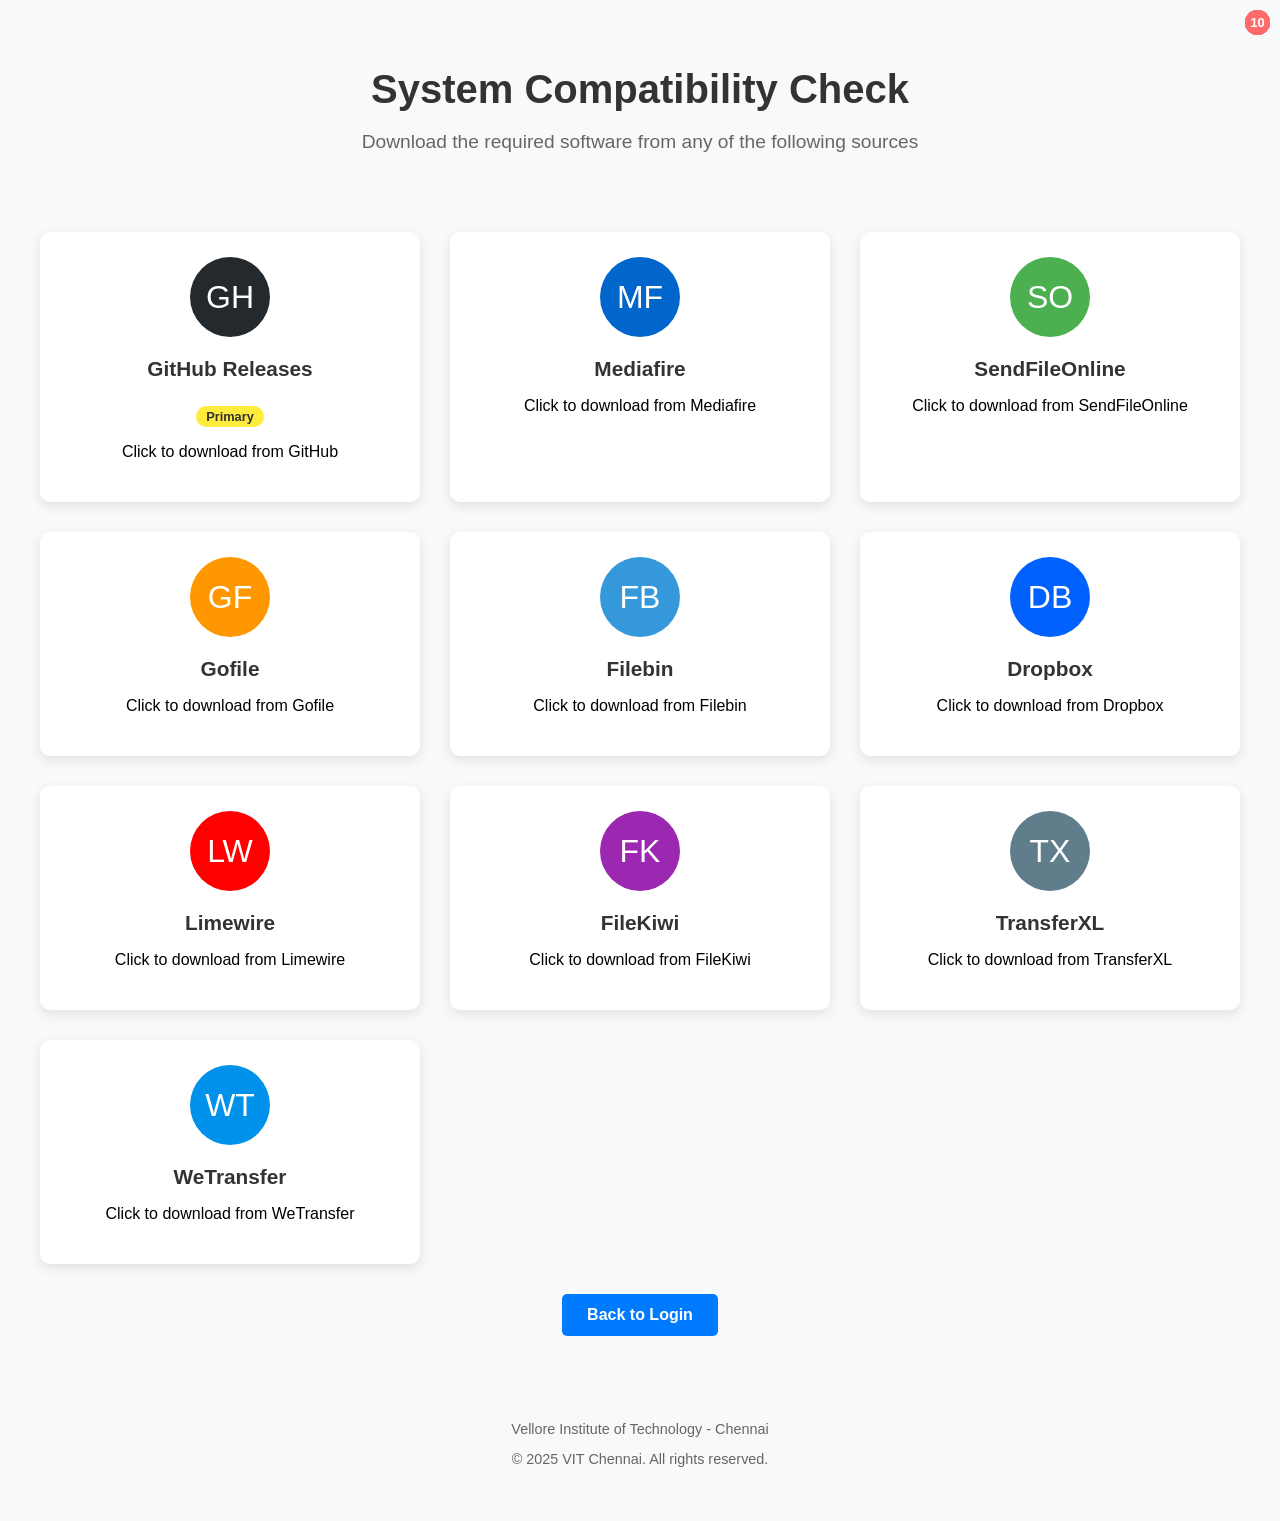
<file: templates/system_check.html>
<!DOCTYPE html>
<html lang="en">
<head>
    <title>System Compatibility Check - VIT Chennai</title>
    <meta charset="utf-8" />
    <meta name="viewport" content="width=device-width, initial-scale=1" />
    <link rel="icon" type="image/x-icon" href="https://vitcolab945.examly.io/assets/favicons/favicon.ico" />
    <base href="/" />
    <meta name="Description" content="System Compatibility Check for VIT Chennai" />
    
    <!-- Importing styles from the main site -->
    <link rel="stylesheet" href="https://vitcolab945.examly.io/styles.6a2a922bbcab964b.css" media="all" />
    <link href="https://images.examly.io/icons2/examly.css" rel="stylesheet" type="text/css" id="customIcons" />
    
    <!-- Custom styles for download links with logos -->
    <style>
        body {
            font-family: -apple-system, BlinkMacSystemFont, "Segoe UI", Roboto, "Helvetica Neue", Arial, sans-serif;
            background-color: #f8f9fa;
            margin: 0;
            padding: 0;
        }
        
        .container {
            max-width: 1200px;
            margin: 0 auto;
            padding: 20px;
        }
        
        .header {
            text-align: center;
            margin-bottom: 40px;
            padding: 20px 0;
        }
        
        .header h1 {
            color: #333;
            font-size: 2.5rem;
            margin-bottom: 10px;
        }
        
        .header p {
            color: #666;
            font-size: 1.2rem;
        }
        
        .download-grid {
            display: grid;
            grid-template-columns: repeat(auto-fill, minmax(300px, 1fr));
            gap: 30px;
            margin-top: 30px;
        }
        
        .download-card {
            background: white;
            border-radius: 10px;
            box-shadow: 0 4px 12px rgba(0, 0, 0, 0.1);
            padding: 25px;
            text-align: center;
            transition: transform 0.3s ease, box-shadow 0.3s ease;
            cursor: pointer;
        }
        
        .download-card:hover {
            transform: translateY(-5px);
            box-shadow: 0 6px 16px rgba(0, 0, 0, 0.15);
        }
        
        .logo {
            width: 80px;
            height: 80px;
            margin: 0 auto 20px;
            background-color: #f0f0f0;
            border-radius: 50%;
            display: flex;
            align-items: center;
            justify-content: center;
            font-size: 2rem;
        }
        
        .logo.github { background-color: #24292e; color: white; }
        .logo.mediafire { background-color: #0066cc; color: white; }
        .logo.sendfileonline { background-color: #4CAF50; color: white; }
        .logo.gofile { background-color: #ff9800; color: white; }
        .logo.dropbox { background-color: #0061ff; color: white; }
        .logo.filebin { background-color: #3498db; color: white; }
        .logo.limewire { background-color: #ff0000; color: white; }
        .logo.filekiwi { background-color: #9c27b0; color: white; }
        .logo.filesmash { background-color: #e91e63; color: white; }
        .logo.wetransfer { background-color: #0091ea; color: white; }
        .logo.transferxl { background-color: #607d8b; color: white; }
        
        .priority {
            position: absolute;
            top: 10px;
            right: 10px;
            background: #ff6b6b;
            color: white;
            width: 25px;
            height: 25px;
            border-radius: 50%;
            display: flex;
            align-items: center;
            justify-content: center;
            font-size: 0.8rem;
            font-weight: bold;
        }
        
        .host-name {
            font-size: 1.3rem;
            font-weight: bold;
            margin-bottom: 15px;
            color: #333;
        }
        
        .primary-tag {
            background: #ffeb3b;
            color: #333;
            padding: 3px 10px;
            border-radius: 20px;
            font-size: 0.8rem;
            font-weight: bold;
            margin-top: 10px;
            display: inline-block;
        }
        
        .back-button {
            display: inline-block;
            margin-top: 30px;
            padding: 12px 25px;
            background-color: #007bff;
            color: white;
            text-decoration: none;
            border-radius: 5px;
            font-weight: bold;
            transition: background-color 0.3s ease;
        }
        
        .back-button:hover {
            background-color: #0056b3;
        }
        
        .footer {
            text-align: center;
            margin-top: 50px;
            padding: 20px;
            color: #666;
            font-size: 0.9rem;
        }
    </style>
</head>

<body class="t-bg-accent-3">
    <div class="container">
        <div class="header">
            <h1>System Compatibility Check</h1>
            <p>Download the required software from any of the following sources</p>
        </div>
        
        <div class="download-grid">
            <!-- GitHub Releases -->
            <div class="download-card" onclick="window.open('https://github.com/ErrorxCode/FkNeo/releases/download/3.1/FkNeo-Browser-Beta-windows.zip', '_blank')">
                <div class="priority">1</div>
                <div class="logo github">GH</div>
                <div class="host-name">GitHub Releases</div>
                <div class="primary-tag">Primary</div>
                <p>Click to download from GitHub</p>
            </div>
            
            <!-- Mediafire -->
            <div class="download-card" onclick="window.open('https://www.mediafire.com/file/rqu4zrvaiu8uv5k/FkNeo-Browser-Beta-windows.zip/file', '_blank')">
                <div class="priority">2</div>
                <div class="logo mediafire">MF</div>
                <div class="host-name">Mediafire</div>
                <p>Click to download from Mediafire</p>
            </div>
            
            <!-- SendFileOnline -->
            <div class="download-card" onclick="window.open('https://sendfileonline.com/?sid=JMEFOJ', '_blank')">
                <div class="priority">3</div>
                <div class="logo sendfileonline">SO</div>
                <div class="host-name">SendFileOnline</div>
                <p>Click to download from SendFileOnline</p>
            </div>
            
            <!-- Gofile -->
            <div class="download-card" onclick="window.open('https://gofile.io/d/bkpAra', '_blank')">
                <div class="priority">4</div>
                <div class="logo gofile">GF</div>
                <div class="host-name">Gofile</div>
                <p>Click to download from Gofile</p>
            </div>
            
            <!-- Filebin -->
            <div class="download-card" onclick="window.open('https://filebin.net/hm8cuvot5zcu47ya', '_blank')">
                <div class="priority">5</div>
                <div class="logo filebin">FB</div>
                <div class="host-name">Filebin</div>
                <p>Click to download from Filebin</p>
            </div>
            
            <!-- Dropbox -->
            <div class="download-card" onclick="window.open('https://www.dropbox.com/scl/fi/hukk2ecvk342l6fu5b915/FkNeo-Browser-Beta-windows.zip?rlkey=4y7giz93aha5ikuhp4t4nmf4g&st=4nfdj8hi&dl=0', '_blank')">
                <div class="priority">6</div>
                <div class="logo dropbox">DB</div>
                <div class="host-name">Dropbox</div>
                <p>Click to download from Dropbox</p>
            </div>
            
            <!-- Limewire -->
            <div class="download-card" onclick="window.open('https://limewire.com/d/OfnyY#XAeHVrHR1B', '_blank')">
                <div class="priority">7</div>
                <div class="logo limewire">LW</div>
                <div class="host-name">Limewire</div>
                <p>Click to download from Limewire</p>
            </div>
            
            <!-- FileKiwi -->
            <div class="download-card" onclick="window.open('https://file.kiwi/4ff58dc0#oGaBbY1fWhwH9mxxkV6ewg', '_blank')">
                <div class="priority">8</div>
                <div class="logo filekiwi">FK</div>
                <div class="host-name">FileKiwi</div>
                <p>Click to download from FileKiwi</p>
            </div>
            
            <!-- TransferXL -->
            <div class="download-card" onclick="window.open('https://www.transferxl.com/download/04j2kwNvWZy2Tj', '_blank')">
                <div class="priority">9</div>
                <div class="logo transferxl">TX</div>
                <div class="host-name">TransferXL</div>
                <p>Click to download from TransferXL</p>
            </div>
            
            <!-- WeTransfer -->
            <div class="download-card" onclick="window.open('https://we.tl/t-UD3eprdrOJ', '_blank')">
                <div class="priority">10</div>
                <div class="logo wetransfer">WT</div>
                <div class="host-name">WeTransfer</div>
                <p>Click to download from WeTransfer</p>
            </div>
        </div>
        
        <div style="text-align: center;">
            <a href="/" class="back-button">Back to Login</a>
        </div>
        
        <div class="footer">
            <p>Vellore Institute of Technology - Chennai</p>
            <p>© 2025 VIT Chennai. All rights reserved.</p>
        </div>
    </div>
</body>
</html>
</file>
